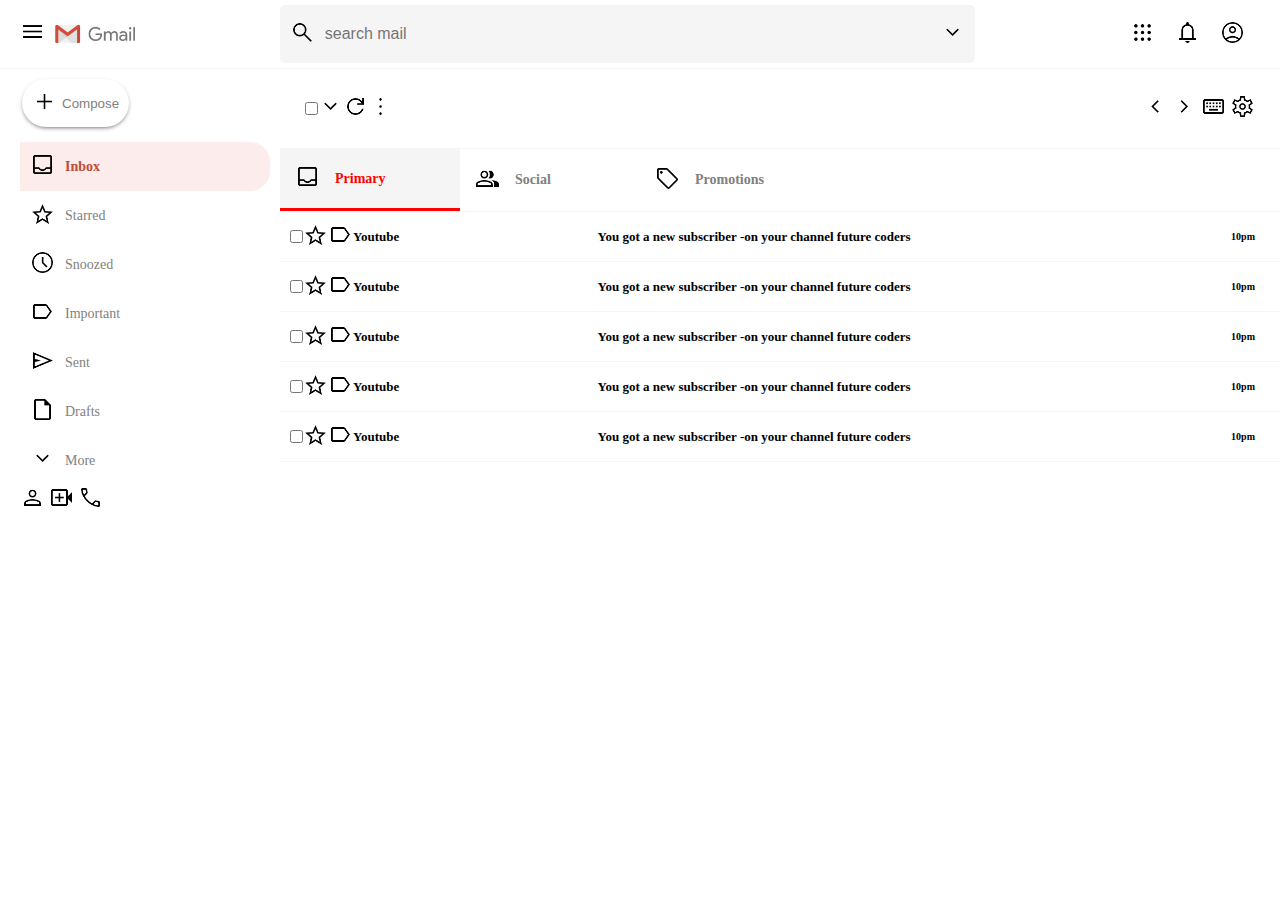
<file: index.html>
<!doctype html>
<html lang="en">
  <head>
    <meta charset="utf-8">
    <meta name="viewport" content="width=device-width, initial-scale=1">
    <link rel="stylesheet" href="css/style.css" >
    <title>Gmail UI CLONE</title>
  </head>
  <body>
    <div class="header flexC">
      <div class="headerLeft flexC ">
        <span class="icons">
          <img src="Assets/menu.png" alt="menu">
        </span>
        <img src="Assets/gmail.jpg" alt="mail">
      </div>
      <div class="headerMiddle flexC">
        <span>
          <img src="Assets/search.png" alt="search" class="icons">
        </span>
        <input type="text" placeholder="search mail" >
        <span>
          <img src="Assets/expand.png" alt="arrow" class="icons">
        </span>
      </div>
      <div class="headerRight flexC">
        <span>
          <img src="Assets/apps.png" alt="apps" class="icons">
        </span>
        <span>
          <img src="Assets/notication.png" alt="notification" class="icons">
        </span>
        <span>
          <img src="Assets/account.png" alt="account" class="icons">
        </span>
      </div>
    </div>
    <div class="mainBody">
      <div class="sidebar">
        <button class="sidebarCompose flexC">
          <span>
            <img src="Assets/add.png" alt="account" class="icons">
          </span> Compose </button>
        <div class="sidebarOption sidebarOptionActive flexC">
          <span>
            <img src="Assets/inbox.png" alt="inbox" class="icons">
          </span>
          <h3>Inbox</h3>
        </div>
        <div class="sidebarOption flexC">
          <span>
            <img src="Assets/grade.png" alt="grade" class="icons">
          </span>
          <h3>Starred</h3>
        </div>
        <div class="sidebarOption flexC">
          <span>
            <img src="Assets/timer.png" alt="schedule" class="icons">
          </span>
          <h3>Snoozed</h3>
        </div>
        <div class="sidebarOption flexC">
          <span>
            <img src="Assets/label.png" alt="label" class="icons">
          </span>
          <h3>Important</h3>
        </div>
        <div class="sidebarOption flexC">
          <span>
            <img src="Assets/send.png" alt="send" class="icons">
          </span>
          <h3>Sent</h3>
        </div>
        <div class="sidebarOption flexC">
          <span>
            <img src="Assets/draft.png" alt="draft" class="icons">
          </span>
          <h3>Drafts</h3>
        </div>
        <div class="sidebarOption flexC">
          <span>
            <img src="Assets/expand.png" alt="arrow" class="icons">
          </span>
          <h3>More</h3>
        </div>
        <div class="sidebarFooter flexC">
          <div class="sidebarFooterIcons">
            <span>
              <img src="Assets/person.png" alt="person" class="icons">
            </span>
            <span>
              <img src="Assets/video.png" alt="video" class="icons">
            </span>
            <span>
              <img src="Assets/call.png" alt="call" class="icons">
            </span>
          </div>
        </div>
      </div>
      <div class="emailList">
        <div class="emailListSettings">
          <div class=" flexC">
            <input type="checkbox">
            <span>
              <img src="Assets/expand.png" class="icons" alt="expand">
            </span>
            <span>
              <img src="Assets/refresh.png" class="icons" alt="refresh">
            </span>
            <span>
              <img src="Assets/morevert.png" class="icons" alt="morevert">
            </span>
          </div>
          <div class="emailListSettingsRight">
            <span>
              <img src="Assets/chevronleft.png" class="icons" alt="chl">
            </span>
            <span>
              <img src="Assets/chevronright.png" class="icons" alt="chr">
            </span>
            <span>
              <img src="Assets/keyboard.png" class="icons" alt="keyboard">
            </span>
            <span>
              <img src="Assets/settings.png" class="icons" alt="settings">
            </span>
          </div>
        </div>
        <div class="emailListSection">
          <div class="section sectionSelected flexC">
            <span>
              <img src="Assets/inbox.png" class="icons" alt="inbox">
            </span>
            <h4>Primary</h4>
          </div>
          <div class="section flexC">
            <span>
              <img src="Assets/group.png" class="icons" alt="group">
            </span>
            <h4>Social</h4>
          </div>
          <div class="section flexC">
            <span>
              <img src="Assets/sell.png" class="icons" alt="sell">
            </span>
            <h4>Promotions</h4>
          </div>
        </div>
        <div class="emailList1">
          <div class="emailRow flexC">
            <div class="emailRowOptions flexC">
              <input type="checkBox">
              <span>
                <img src="Assets/star.png" class="icons" alt="grade">
              </span>
              <span>
                <img src="Assets/label.png" class="icons" alt="label">
              </span>
            </div>
            <h3 class="emailRowTitle">Youtube</h3>
            <div class="emailRowMessage flexC">
              <h4>You got a new subscriber <span class="emailRow_description">-on your channel future coders</span>
              </h4>
            </div>
            <p class="emailRowTime">10pm</p>
          </div>
          <div class="emailRow flexC">
            <div class="emailRowOptions flexC">
              <input type="checkBox">
              <span>
                <img src="Assets/star.png" class="icons" alt="grade">
              </span>
              <span>
                <img src="Assets/label.png" class="icons" alt="label">
              </span>
            </div>
            <h3 class="emailRowTitle">Youtube</h3>
            <div class="emailRowMessage flexC">
              <h4>You got a new subscriber <span class="emailRow_description">-on your channel future coders</span>
              </h4>
            </div>
            <p class="emailRowTime">10pm</p>
          </div>
          <div class="emailRow flexC">
            <div class="emailRowOptions flexC">
              <input type="checkBox">
              <span>
                <img src="Assets/star.png" class="icons" alt="grade">
              </span>
              <span>
                <img src="Assets/label.png" class="icons" alt="label">
              </span>
            </div>
            <h3 class="emailRowTitle">Youtube</h3>
            <div class="emailRowMessage flexC">
              <h4>You got a new subscriber <span class="emailRow_description">-on your channel future coders</span>
              </h4>
            </div>
            <p class="emailRowTime">10pm</p>
          </div>
          <div class="emailRow flexC">
            <div class="emailRowOptions flexC">
              <input type="checkBox">
              <span>
                <img src="Assets/star.png" class="icons" alt="grade">
              </span>
              <span>
                <img src="Assets/label.png" class="icons" alt="label">
              </span>
            </div>
            <h3 class="emailRowTitle">Youtube</h3>
            <div class="emailRowMessage flexC">
              <h4>You got a new subscriber <span class="emailRow_description">-on your channel future coders</span>
              </h4>
            </div>
            <p class="emailRowTime">10pm</p>
          </div>
          <div class="emailRow flexC">
            <div class="emailRowOptions flexC">
              <input type="checkBox">
              <span>
                <img src="Assets/star.png" class="icons" alt="grade">
              </span>
              <span>
                <img src="Assets/label.png" class="icons" alt="label">
              </span>
            </div>
            <h3 class="emailRowTitle">Youtube</h3>
            <div class="emailRowMessage flexC">
              <h4>You got a new subscriber <span class="emailRow_description">-on your channel future coders</span>
              </h4>
            </div>
            <p class="emailRowTime">10pm</p>
          </div>
        </div>
      </div>
    </div>
  </body>
</html>
</file>
<file: css/style.css>
* {
	margin: 0;
	padding: 0;
}
.headerLeft img {
	object-fit: contain;
	width: 80px;
	margin-left: 5px;
}
.headerLeft span img {
	width: 25px;
}
.flexC {
	display: flex;
	align-items: center;
}
.header {
	justify-content: space-between;
	border-bottom: 1px solid whitesmoke;
	padding: 5px;
}
.headerLeft span {
	padding: 10px;
	cursor: pointer;
}
.headerMiddle {
	flex: 0.7;
	background-color: whitesmoke;
	padding: 10px;
	border-radius: 5px;
}

.icons {
	width: 25px;
}
.headerMiddle input {
	border: none;
	width: 100%;
	padding: 10px;
	outline: none;
	font-size: medium;
	background-color: transparent;
}
.headerRight {
	padding-right: 20px;
}
.headerRight span {
	padding: 10px;
	cursor: pointer;
}
.sidebar {
	flex: 0.3;
	max-width: 250px;
	padding: 0px 10px 0px 20px;
	margin-top: 0px;
}
.sidebarCompose {
	margin: 10px 0px 15px 2px;
	text-transform: capitalize;
	color: gray;
	padding: 10px;
	border-radius: 30px;
	background-color: white;
	cursor: pointer;
	outline: none;
	border: none;
	box-shadow: 0px 2px 5px -2px rgba(0,0,0,0.75);
}
.sidebarCompose span {
	margin-right: 5px;
}
.sidebarOption {
	padding: 10px;
	border-top-right-radius: 20px;
	border-bottom-right-radius: 20px;
	cursor: pointer;
	color: #818181;
}
.sidebarOption h3 {
	flex: 1;
	margin-left: 10px;
	font-size: 14px;
	font-weight: 400;
}
.sidebarOption:hover,
.sidebarOption:hover h3,
.sidebarOptionActive h3,
.sidebarOptionActive {
	background-color: #fcecec;
	color: #c04b37;
	font-weight: 800;
}
.mainBody {
	display: flex;
}
.emailList {
	flex: 1;
}
.emailListSettings {
	top: 0;
	display: flex;
	justify-content: space-between;
	border-bottom: 1px solid whitesmoke;
	background-color: white;
	padding: 5px;
	z-index: 999;
	padding: 25px;
}
.section {
	border-bottom-width: 2px;
	padding: 15px;
	min-width: 150px;
	cursor: pointer;
	color: grey;
	border-width: 0;
}
.emailListSection {
	top: 0;
	display: flex;
	background-color: white;
	border-bottom: 1px solid whitesmoke;
	z-index: 999;
}
.sectionSelected {
	background-color: whitesmoke;
	border-width: 3px;
	color: red;
	border-bottom: 3px solid red;
}
.section h4 {
	font-size: 14px;
	margin-left: 15px;
}
.section:hover {
	background-color: whitesmoke;
	border-width: 3px;
}
.emailRow {
	padding: 10px;
	border-bottom: 1px solid whitesmoke;
	cursor: pointer;
	z-index: 999;
}
.emailRow:hover {
	border-top: 1px solid whitesmoke;
	box-shadow: 0 4px 4px -2px rgba(0,0,0, 0.24);
}
.emailRowMessage {
	flex: 0.8;
	font-size: 13px;
}
.emailRowMessage h4 {
	width: 400px;
	white-space: nowrap;
	overflow: hidden;
	text-overflow: ellipsis;
	padding: 0px 5px 0px 5px;
}
.emailRowTitle {
	font-size: 13px;
	flex: 0.3;
}
.emailRowTime {
	padding-right: 15px;
	font-size: 10px;
	font-weight: bold;
}
.emailRowDescription {
	font-weight: 400;
	color: gray;
}
@media(max-width:1024px) {
	body {
		width: 100%;
	}
}
@media(max-width:768px) {
	.headerMiddle {
		padding: 0px;
	}

	.sideBar {
		width: 100px;
	}

	.headerLeft span img {
		width: 18px;
	}

	.icons {
		width: 18px;
	}

	.headerMiddle input {
		font-size: small;
	}

	.sidebarOption h3 {
		font-size: 14px;
	}

	.section h4 {
		font-size: 10px;
	}

	.emailRowTitle {
		font-size: 10px;
	}

	.emailRowMessage h4 {
		font-size: 10px;
	}

	.emailRowMessage h4 {
		width: 180px;
	}

	.emailRowTime {
		font-size: 10px;
	}
}
@media (max-width:425px) {

	.headerMiddle {
		padding: 0px;
	}

	.headerLeft span img {
		width: 16px;
	}

	.headerLeft img {
		width: 40px;
	}

	.icons {
		width: 16px;
	}

	.sideBar {
		width: 50px;
	}

	.section {
		min-width: 5px;
	}

	.headerMiddle input {
		font-size: x-small;
	}

	.sidebarOption h3 {
		font-size: 12px;
	}

	.section h4 {
		font-size: 8px;
	}

	.emailRow {
		padding: 2px;
	}

	.emailRowTitle {
		font-size: 8px;
	}

	.emailRowMessage h4 {
		font-size: 8px;
	}

	.emailRowMessage h4 {
		width: 160px;
	}

	.emailRowTime {
		font-size: 8px;
	}
}
</file>
